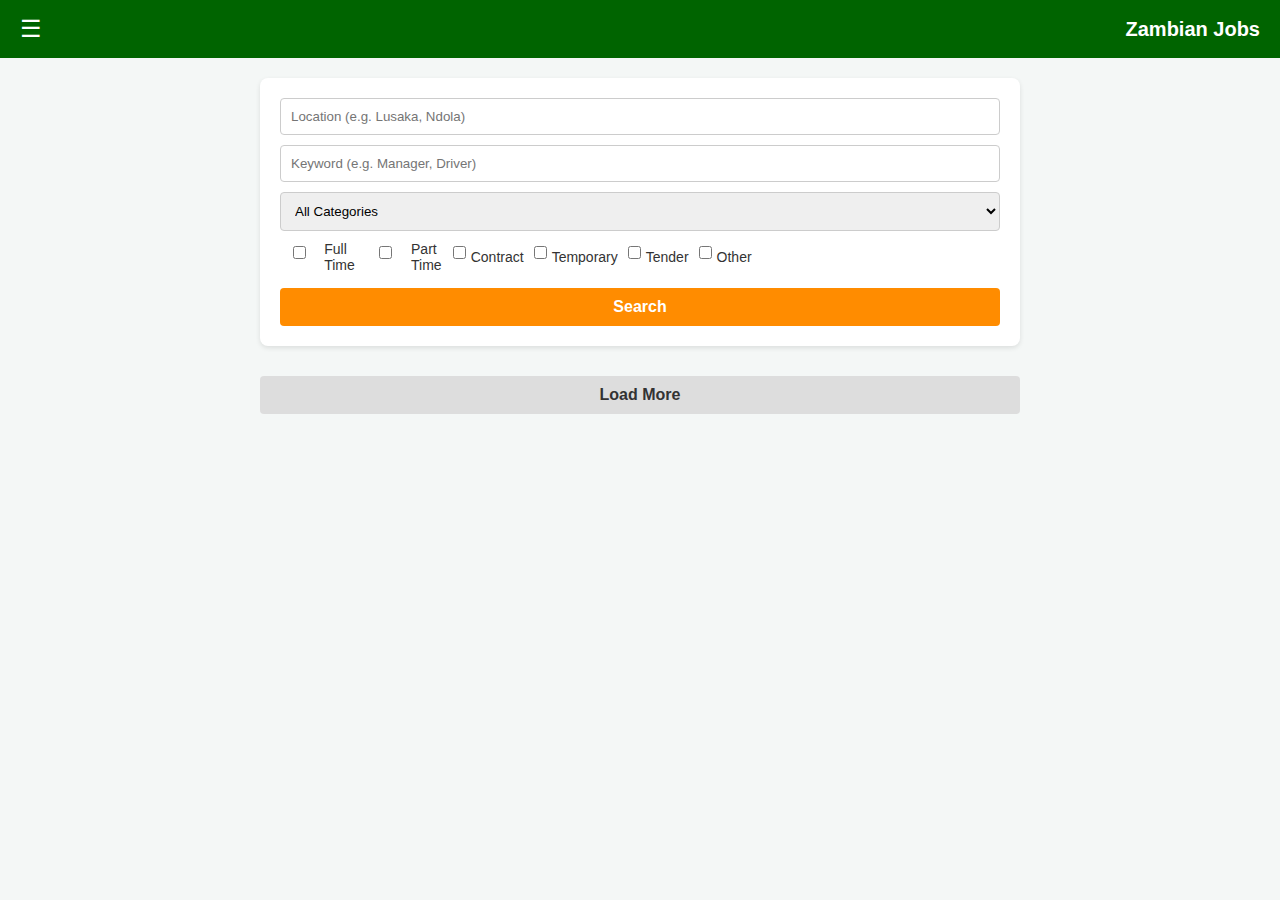
<file: index.html>
<!DOCTYPE html>
<html lang="en">
<head>
    <meta name="description" content="Find the latest jobs in Zambia. Health, Engineering, Finance, Education, and Agriculture jobs. Get professional CVs and Application letters for K20.">
<meta name="keywords" content="Zambia Jobs, Lusaka Jobs, Zambian Careers, Hiring Mines, CV Writing Zambia, Hiring in Zambia">
<meta name="author" content="Malka Media">
    <meta charset="UTF-8">
    <meta name="viewport" content="width=device-width, initial-scale=1.0">
    <title>Zambian Jobs</title>
    <style>
        /* CSS STYLES */
        :root {
            --primary: #006400; /* Zambian Green */
            --secondary: #ff8c00; /* Orange accent */
            --bg-color: #f4f7f6;
            --text-dark: #333;
            --text-light: #666;
            --white: #ffffff;
        }

        * {
            box-sizing: border-box;
            margin: 0;
            padding: 0;
            font-family: 'Segoe UI', Tahoma, Geneva, Verdana, sans-serif;
        }

        body {
            background-color: var(--bg-color);
            color: var(--text-dark);
        }

        /* Header & Navigation */
        header {
            background-color: var(--primary);
            color: var(--white);
            padding: 15px 20px;
            display: flex;
            justify-content: space-between;
            align-items: center;
            position: sticky;
            top: 0;
            z-index: 100;
        }

        .menu-btn {
            font-size: 24px;
            cursor: pointer;
            background: none;
            border: none;
            color: var(--white);
        }

        .logo {
            font-size: 20px;
            font-weight: bold;
        }

        /* Sidebar Overlay */
        .sidebar {
            height: 100%;
            width: 0;
            position: fixed;
            z-index: 200;
            top: 0;
            left: 0;
            background-color: #111;
            overflow-x: hidden;
            transition: 0.3s;
            padding-top: 60px;
        }

        .sidebar a {
            padding: 15px 25px;
            text-decoration: none;
            font-size: 18px;
            color: #818181;
            display: block;
            transition: 0.3s;
        }

        .sidebar a:hover {
            color: #f1f1f1;
        }

        .sidebar .close-btn {
            position: absolute;
            top: 0;
            right: 25px;
            font-size: 36px;
            margin-left: 50px;
        }

        /* Main Container */
        .container {
            padding: 20px;
            max-width: 800px;
            margin: auto;
        }

        /* Page Sections */
        .page {
            display: none;
        }
        .page.active {
            display: block;
        }

        /* Search Section */
        .search-box {
            background: var(--white);
            padding: 20px;
            border-radius: 8px;
            box-shadow: 0 2px 5px rgba(0,0,0,0.1);
            margin-bottom: 20px;
        }

        .search-box input, .search-box select {
            width: 100%;
            padding: 10px;
            margin-bottom: 10px;
            border: 1px solid #ccc;
            border-radius: 4px;
        }

        .job-types {
            display: flex;
            flex-wrap: wrap;
            gap: 10px;
            margin-bottom: 15px;
        }

        .job-types label {
            font-size: 14px;
            display: flex;
            align-items: center;
            gap: 5px;
        }

        .btn {
            background-color: var(--secondary);
            color: var(--white);
            border: none;
            padding: 10px 20px;
            border-radius: 4px;
            cursor: pointer;
            font-weight: bold;
            width: 100%;
            font-size: 16px;
        }

        .btn:hover {
            background-color: #e07b00;
        }

        /* Job Listings */
        .search-status {
            color: var(--primary);
            font-weight: bold;
            margin-bottom: 10px;
        }

        .job-card {
            background: var(--white);
            border-radius: 8px;
            padding: 15px;
            margin-bottom: 15px;
            box-shadow: 0 2px 5px rgba(0,0,0,0.1);
            display: flex;
            justify-content: space-between;
            cursor: pointer;
            transition: 0.2s;
        }

        .job-card:hover {
            transform: translateY(-2px);
            box-shadow: 0 4px 8px rgba(0,0,0,0.15);
        }

        .job-main h3 {
            font-size: 18px;
            color: var(--primary);
            margin-bottom: 5px;
        }

        .job-main p {
            font-size: 14px;
            color: var(--text-light);
        }

        .job-meta {
            text-align: right;
            font-size: 13px;
            display: flex;
            flex-direction: column;
            gap: 4px;
        }

        .job-meta .location { font-weight: bold; }
        .job-meta .type { background: #eee; padding: 2px 5px; border-radius: 3px; display: inline-block;}
        .job-meta .date { color: #999; }

        .load-more {
            background: #ddd;
            color: #333;
            margin-top: 10px;
        }

        /* CV Promo Box */
        .promo-box {
            background-color: #e8f5e9;
            border: 2px dashed var(--primary);
            padding: 15px;
            border-radius: 8px;
            text-align: center;
            margin: 20px 0;
        }
        
        .promo-box h4 { color: var(--primary); margin-bottom: 10px; }
        .promo-links a {
            display: inline-block;
            margin: 5px;
            padding: 8px 15px;
            background: #25D366; /* WhatsApp Green */
            color: white;
            text-decoration: none;
            border-radius: 4px;
            font-weight: bold;
        }
        .promo-links a.email-btn { background: #d44638; }

        /* Forms */
        .form-group { margin-bottom: 15px; }
        .form-group label { display: block; margin-bottom: 5px; font-weight: bold;}
        .form-group input, .form-group textarea { width: 100%; padding: 10px; border: 1px solid #ccc; border-radius: 4px; }
        
        .back-btn { background: #ccc; color: #333; margin-bottom: 15px; display: inline-block; }

    </style>
</head>
<body>

    <header>
        <button class="menu-btn" onclick="toggleSidebar()">☰</button>
        <div class="logo">Zambian Jobs</div>
    </header>

    <div id="mySidebar" class="sidebar">
        <a href="javascript:void(0)" class="close-btn" onclick="toggleSidebar()">×</a>
        <a href="#" onclick="navigate('home')">Home</a>
        <a href="#" onclick="navigate('about')">About Us</a>
        <a href="#" onclick="navigate('contact')">Contact Us</a>
        <a href="#" onclick="navigate('admin')">Admin Post Job</a>
    </div>

    <div class="container">
        
        <div id="home" class="page active">
            <div class="search-box">
                <input type="text" id="s-location" placeholder="Location (e.g. Lusaka, Ndola)">
                <input type="text" id="s-keyword" placeholder="Keyword (e.g. Manager, Driver)">
                <select id="s-category">
                    <option value="">All Categories</option>
                    <option value="Health">Health</option>
                    <option value="Finance">Finance</option>
                    <option value="Education">Education</option>
                    <option value="Agriculture">Agriculture</option>
                    <option value="Engineering">Engineering</option>
                    <option value="Others">Others</option>
                </select>
                
                <div class="job-types">
                    <label><input type="checkbox" class="s-type" value="Full Time"> Full Time</label>
                    <label><input type="checkbox" class="s-type" value="Part Time"> Part Time</label>
                    <label><input type="checkbox" class="s-type" value="Contract"> Contract</label>
                    <label><input type="checkbox" class="s-type" value="Temporary"> Temporary</label>
                    <label><input type="checkbox" class="s-type" value="Tender"> Tender</label>
                    <label><input type="checkbox" class="s-type" value="Other"> Other</label>
                </div>

                <button class="btn" onclick="searchJobs()">Search</button>
            </div>

            <div id="search-status" class="search-status"></div>
            <div id="job-list"></div>
            <button id="load-more-btn" class="btn load-more" onclick="loadMore()">Load More</button>
        </div>

        <div id="job-details" class="page">
            <button class="btn back-btn" onclick="navigate('home')">← Back to Jobs</button>
            <div id="details-content" style="background: white; padding: 20px; border-radius: 8px;">
                </div>
            
            <div class="promo-box">
                <h4>Get a Professional CV & Application Letter at K20 ONLY!</h4>
                <p>Increase your chances of getting hired. Pay K20, send the screenshot to WhatsApp, and receive your professional CV or Letter within 5 minutes!</p>
                <div class="promo-links">
                    <a href="https://wa.me/260760900819?text=Hello,%20I%20have%20paid%20K20%20for%20a%20professional%20CV/Letter." target="_blank">WhatsApp Us (+260760900819)</a>
                    <a href="mailto:malkamedia10@gmail.com" class="email-btn">Email Us</a>
                </div>
            </div>
        </div>

        <div id="about" class="page">
            <h2>About Zambian Jobs</h2><br>
            <div style="background: white; padding: 20px; border-radius: 8px; line-height: 1.6;">
                <p>Welcome to <strong>Zambian Jobs</strong>, the nation's premier professional bridge connecting top-tier talent with industry-leading employers across Zambia. </p><br>
                <p><strong>What We Do</strong><br>
                We understand that finding the right job—or the right candidate—can be challenging. Our platform simplifies this process by providing a clean, accessible, and highly targeted job portal. Whether you are looking for opportunities in Health, Finance, Education, Agriculture, or exploring Tenders and Contracts, we bring the latest verified opportunities directly to your fingertips.</p><br>
                <p>Beyond connecting you with employers, we are dedicated to your career success. We offer rapid, highly professional CV and Application Letter crafting services at an unbeatable rate of K25, ensuring you always put your best foot forward in the competitive job market.</p>
            </div>
        </div>

        <div id="contact" class="page">
            <h2>Contact Us</h2><br>
            
            <div class="promo-box">
                <h4>Need a Professional CV & Letter? (K20 Only)</h4>
                <p>Pay K20 and send the screenshot via WhatsApp to receive your documents in 5 minutes.</p>
                <p><strong>WhatsApp / Call:</strong> +260760900819</p>
                <p><strong>Email:</strong> malkamedia10@gmail.com</p>
            </div>

            <div style="background: white; padding: 20px; border-radius: 8px;">
                <h3>Send us a message</h3><br>
                <div class="form-group">
                    <label>Your Name</label>
                    <input type="text" placeholder="Enter your name">
                </div>
                <div class="form-group">
                    <label>Email / Phone</label>
                    <input type="text" placeholder="Enter contact info">
                </div>
                <div class="form-group">
                    <label>Message</label>
                    <textarea rows="4" placeholder="Write your message here..."></textarea>
                </div>
                <button class="btn" onclick="alert('Message Sent Successfully!')">Send</button>
            </div>
        </div>

        <div id="admin" class="page">
            <div id="admin-login-section">
                <h2>Admin Login</h2><br>
                <div style="background: white; padding: 20px; border-radius: 8px;">
                    <div class="form-group">
                        <label>Email</label>
                        <input type="email" id="admin-email" placeholder="Admin Email">
                    </div>
                    <div class="form-group">
                        <label>Password</label>
                        <input type="password" id="admin-pass" placeholder="Password">
                    </div>
                    <button class="btn" onclick="loginAdmin()">Login</button>
                </div>
            </div>

            <div id="admin-dashboard-section" style="display: none;">
                <h2>Post a New Job</h2><br>
                <div style="background: white; padding: 20px; border-radius: 8px;">
                    <div class="form-group"><label>Job Title</label><input type="text" id="pj-title"></div>
                    <div class="form-group"><label>Company Name</label><input type="text" id="pj-company"></div>
                    <div class="form-group"><label>Location</label><input type="text" id="pj-location"></div>
                    <div class="form-group">
                        <label>Category</label>
                        <select id="pj-category">
                            <option>Health</option><option>Finance</option><option>Education</option><option>Agriculture</option><option>Others</option>
                        </select>
                    </div>
                    <div class="form-group">
                        <label>Type</label>
                        <select id="pj-type">
                            <option>Full Time</option><option>Part Time</option><option>Contract</option><option>Temporary</option><option>Tender</option>
                        </select>
                    </div>
                    <div class="form-group"><label>Description</label><textarea id="pj-desc" rows="4"></textarea></div>
                    <button class="btn" onclick="postJob()">Post Job to Site</button>
                    <button class="btn back-btn" style="margin-top:10px;" onclick="logoutAdmin()">Logout</button>
                </div>
            </div>
        </div>

    </div>

    <script>
        // --- DATA & STATE ---
        // Some mock jobs so the app isn't empty when you first open it.
        const mockJobs = [
            { id: 1, title: "Registered Nurse", company: "Lusaka General Hospital", location: "Lusaka", category: "Health", type: "Full Time", date: "Posted 1 day ago", desc: "Looking for an experienced registered nurse for the night shift." },
            { id: 2, title: "Accountant", company: "Zambia National Bank", location: "Ndola", category: "Finance", type: "Full Time", date: "Posted 2 days ago", desc: "Managing daily accounts and financial reporting." },
            { id: 3, title: "High School Math Teacher", company: "Kabwe Trust School", location: "Kabwe", category: "Education", type: "Contract", date: "Posted 2 days ago", desc: "Teaching Grades 10-12 Mathematics." },
            { id: 4, title: "Farm Manager", company: "AgriCorp Zambia", location: "Mkushi", category: "Agriculture", type: "Full Time", date: "Posted 3 days ago", desc: "Overseeing 500 hectares of maize production." },
            { id: 5, title: "IT Support Specialist", company: "TechZambia", location: "Lusaka", category: "Others", type: "Part Time", date: "Posted 4 days ago", desc: "Providing hardware and software support to clients." },
            { id: 6, title: "Data Entry Clerk", company: "Finance Solutions", location: "Kitwe", category: "Finance", type: "Temporary", date: "Posted 4 days ago", desc: "Temporary data entry for Q1 records." },
            { id: 7, title: "Supply of Computers", company: "Ministry of Education", location: "Lusaka", category: "Education", type: "Tender", date: "Posted 5 days ago", desc: "Tender for the supply of 50 desktop computers." },
            { id: 8, title: "Clinical Officer", company: "Rural Health Clinic", location: "Livingstone", category: "Health", type: "Contract", date: "Posted 5 days ago", desc: "Running daily outpatient clinic." },
            { id: 9, title: "Security Guard", company: "SafeZambia", location: "Lusaka", category: "Others", type: "Full Time", date: "Posted 6 days ago", desc: "Nighttime security for office complex." },
            { id: 10, title: "Agronomist", company: "SeedCo", location: "Choma", category: "Agriculture", type: "Full Time", date: "Posted 1 week ago", desc: "Advising farmers on seed varieties." }
        ];

        let allJobs = [];
        let filteredJobs = [];
        let displayedCount = 8;

        // --- INITIALIZATION ---
        window.onload = function() {
            // Load custom jobs from LocalStorage (Simulating a Database)
            let savedJobs = JSON.parse(localStorage.getItem('zambian_jobs_data')) || [];
            allJobs = [...savedJobs, ...mockJobs]; // Combine user posted jobs with mock ones
            filteredJobs = allJobs;
            renderJobs();
        };

        // --- NAVIGATION ---
        function toggleSidebar() {
            let sidebar = document.getElementById("mySidebar");
            sidebar.style.width = sidebar.style.width === "250px" ? "0" : "250px";
        }

        function navigate(pageId) {
            document.querySelectorAll('.page').forEach(page => page.classList.remove('active'));
            document.getElementById(pageId).classList.add('active');
            toggleSidebar(); // Close menu after clicking
            
            if(pageId === 'home') {
                document.getElementById('search-status').innerHTML = '';
                filteredJobs = allJobs;
                displayedCount = 8;
                renderJobs();
            }
        }

        // --- JOB RENDERING ---
        function renderJobs() {
            let html = '';
            let jobsToShow = filteredJobs.slice(0, displayedCount);

            jobsToShow.forEach(job => {
                html += `
                <div class="job-card" onclick="viewJob(${job.id})">
                    <div class="job-main">
                        <h3>${job.title}</h3>
                        <p>${job.company}</p>
                    </div>
                    <div class="job-meta">
                        <span class="location">${job.location}</span>
                        <span class="type">${job.type}</span>
                        <span class="date">${job.date}</span>
                    </div>
                </div>
                `;
            });

            document.getElementById('job-list').innerHTML = html;

            // Handle Load More Button
            let loadBtn = document.getElementById('load-more-btn');
            if (filteredJobs.length > displayedCount) {
                loadBtn.style.display = 'block';
            } else {
                loadBtn.style.display = 'none';
            }
        }

        function loadMore() {
            displayedCount += 8;
            renderJobs();
        }

        // --- SEARCH LOGIC ---
        function searchJobs() {
            let loc = document.getElementById('s-location').value.toLowerCase();
            let key = document.getElementById('s-keyword').value.toLowerCase();
            let cat = document.getElementById('s-category').value;
            
            // Get checked types
            let checkedTypes = Array.from(document.querySelectorAll('.s-type:checked')).map(cb => cb.value);

            filteredJobs = allJobs.filter(job => {
                let matchLoc = job.location.toLowerCase().includes(loc);
                let matchKey = job.title.toLowerCase().includes(key) || job.desc.toLowerCase().includes(key);
                let matchCat = cat === "" || job.category === cat;
                let matchType = checkedTypes.length === 0 || checkedTypes.includes(job.type);

                return matchLoc && matchKey && matchCat && matchType;
            });

            displayedCount = 8;
            renderJobs();

            let statusBox = document.getElementById('search-status');
            statusBox.innerHTML = `Search completed successfully. Found ${filteredJobs.length} matching job(s).`;
        }

        // --- VIEW JOB DETAILS ---
        function viewJob(id) {
            let job = allJobs.find(j => j.id === id);
            if(!job) return;

            let detailsHtml = `
                <h2 style="color:var(--primary);">${job.title}</h2>
                <h4 style="color:var(--text-light); margin-bottom:15px;">${job.company}</h4>
                <p><strong>Location:</strong> ${job.location}</p>
                <p><strong>Job Type:</strong> ${job.type}</p>
                <p><strong>Category:</strong> ${job.category}</p>
                <p><strong>Date:</strong> ${job.date}</p>
                <hr style="margin: 15px 0;">
                <h3>Job Description</h3><br>
                <p style="line-height:1.6;">${job.desc}</p>
            `;

            document.getElementById('details-content').innerHTML = detailsHtml;
            
            // Switch view without opening sidebar
            document.querySelectorAll('.page').forEach(page => page.classList.remove('active'));
            document.getElementById('job-details').classList.add('active');
        }

        // --- ADMIN SYSTEM ---
        function loginAdmin() {
            let email = document.getElementById('admin-email').value;
            let pass = document.getElementById('admin-pass').value;

            if (email === 'malkamedia10@gmail.com' && pass === '**********Mk2') {
                document.getElementById('admin-login-section').style.display = 'none';
                document.getElementById('admin-dashboard-section').style.display = 'block';
            } else {
                alert('Invalid Credentials!');
            }
        }

        function logoutAdmin() {
            document.getElementById('admin-email').value = '';
            document.getElementById('admin-pass').value = '';
            document.getElementById('admin-login-section').style.display = 'block';
            document.getElementById('admin-dashboard-section').style.display = 'none';
        }

        function postJob() {
            let title = document.getElementById('pj-title').value;
            let company = document.getElementById('pj-company').value;
            let location = document.getElementById('pj-location').value;
            let category = document.getElementById('pj-category').value;
            let type = document.getElementById('pj-type').value;
            let desc = document.getElementById('pj-desc').value;

            if(!title || !company || !location || !desc) {
                alert("Please fill all fields.");
                return;
            }

            let newJob = {
                id: Date.now(), // Unique ID
                title: title,
                company: company,
                location: location,
                category: category,
                type: type,
                date: "Posted just now",
                desc: desc
            };

            // Get existing saved jobs from local storage, add new one, save back
            let savedJobs = JSON.parse(localStorage.getItem('zambian_jobs_data')) || [];
            savedJobs.unshift(newJob); // Add to beginning
            localStorage.setItem('zambian_jobs_data', JSON.stringify(savedJobs));

            // Update live arrays
            allJobs.unshift(newJob);
            
            alert("Job Posted Successfully!");
            
            // Clear form
            document.getElementById('pj-title').value = '';
            document.getElementById('pj-company').value = '';
            document.getElementById('pj-location').value = '';
            document.getElementById('pj-desc').value = '';

            // Send back to home to see the job
            navigate('home');
        }
        <!-- Default Statcounter code for Zambian Jobs
https://malamakabanda1-byte.github.io/job-search-zambia/ -->
<script type="text/javascript">
var sc_project=13208324; 
var sc_invisible=1; 
var sc_security="27f8c980"; 
</script>
<script type="text/javascript"
src="https://www.statcounter.com/counter/counter.js" async></script>
<noscript><div class="statcounter"><a title="Web Analytics"
href="https://statcounter.com/" target="_blank"><img class="statcounter"
src="https://c.statcounter.com/13208324/0/27f8c980/1/" alt="Web Analytics"
referrerPolicy="no-referrer-when-downgrade"></a></div></noscript>
<!-- End of Statcounter Code -->

    </script>
</body>
</html>
</file>
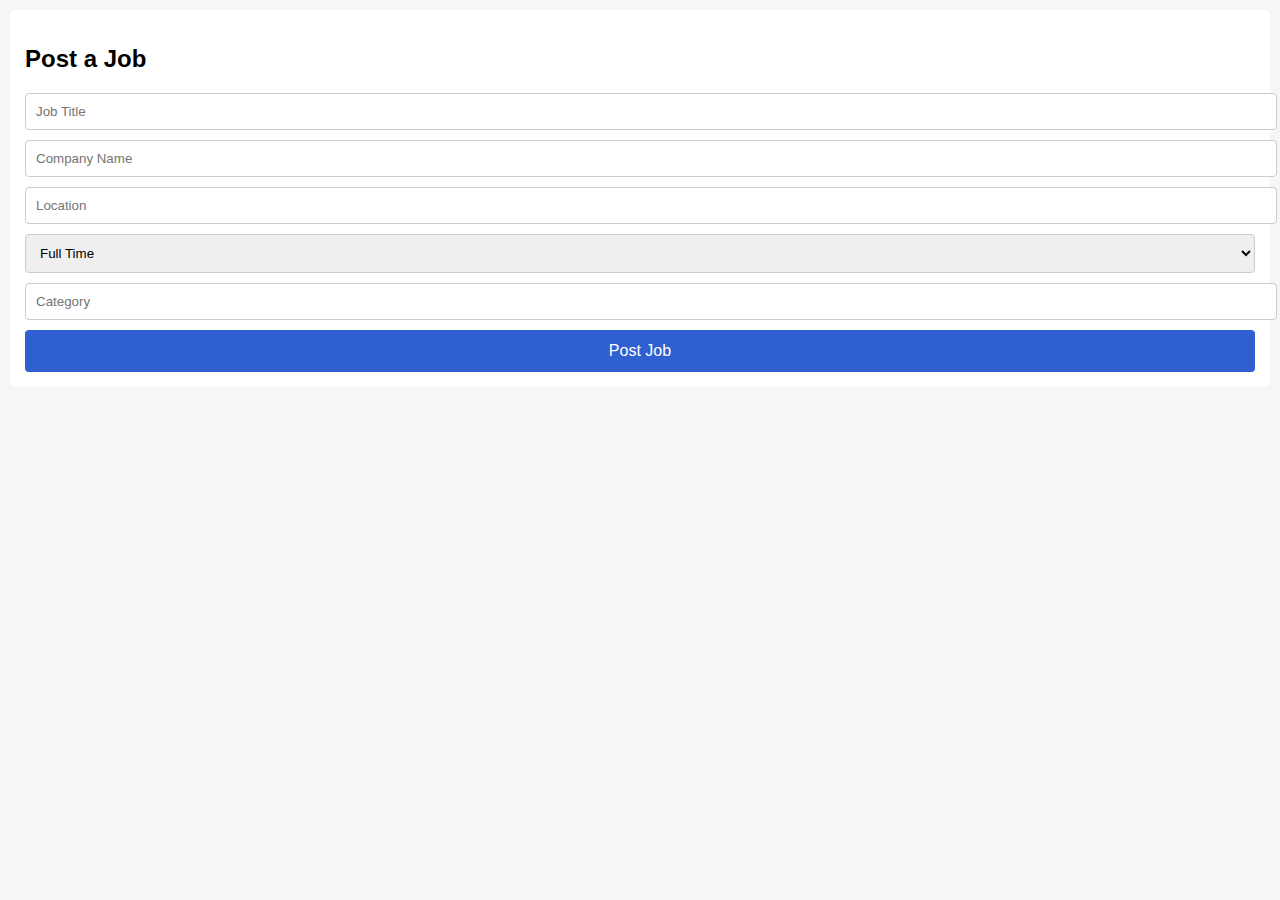
<file: admin.html>
<!DOCTYPE html>
<html>
<head>
  <title>Admin - Post Job</title>
  <link rel="stylesheet" href="style.css">
</head>
<body>

  <section class="search-box">
    <h2>Post a Job</h2>
    <input id="title" placeholder="Job Title">
    <input id="company" placeholder="Company Name">
    <input id="location" placeholder="Location">
    <select id="type">
      <option>Full Time</option>
      <option>Part Time</option>
      <option>Internship</option>
      <option>Contract</option>
      <option>Temporary</option>
      <option>Volunteer</option>
    </select>
    <input id="category" placeholder="Category">
    <button onclick="addJob()">Post Job</button>
  </section>

  <script src="admin.js"></script>
</body>
</html>
</file>
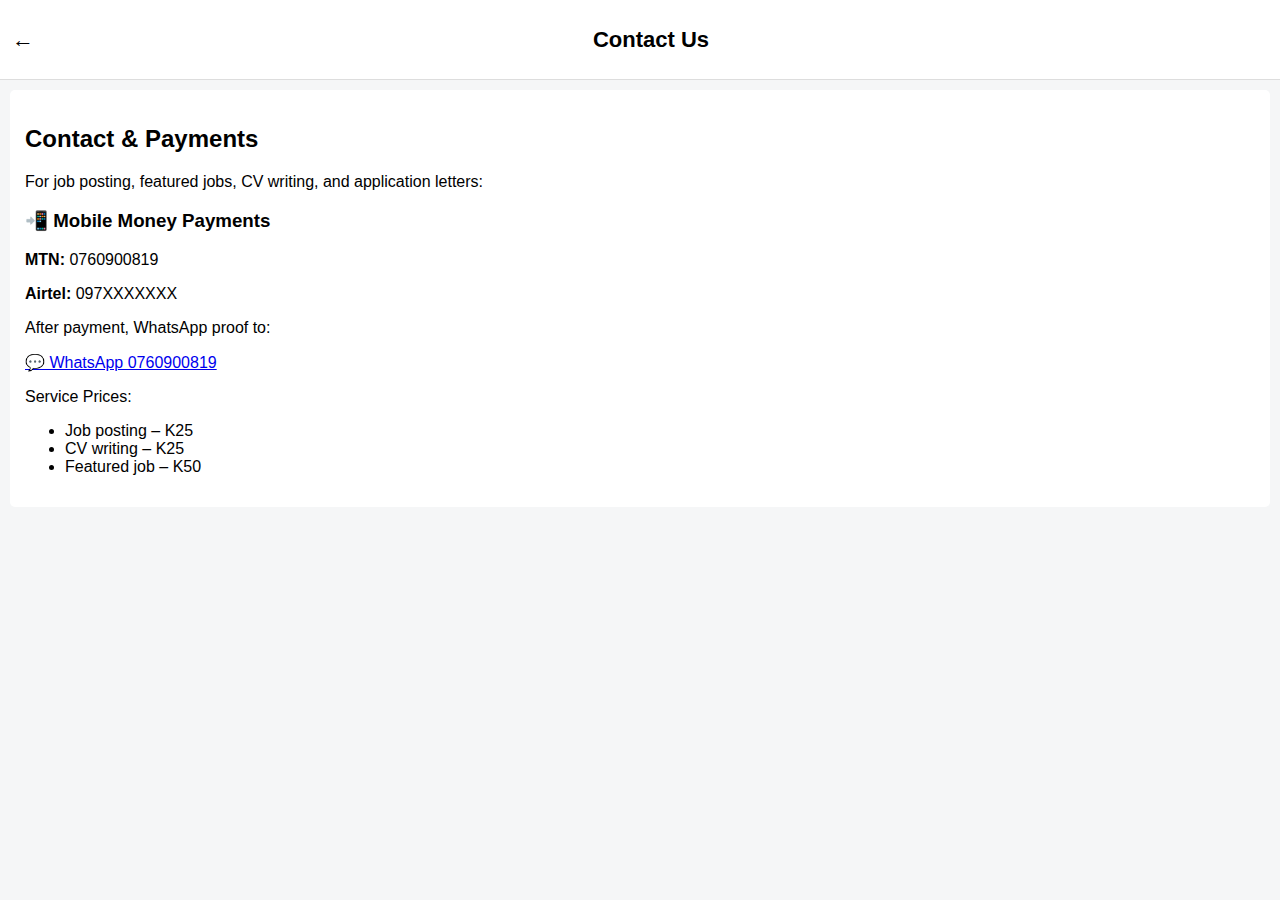
<file: contact.html>
<!DOCTYPE html>
<html lang="en">
<head>
  <meta charset="UTF-8">
  <meta name="viewport" content="width=device-width, initial-scale=1.0">
  <title>Contact Us - Job Search Zambia</title>
  <link rel="stylesheet" href="style.css">
</head>
<body>

<header class="header">
  <div class="menu" onclick="window.location.href='index.html'">←</div>
  <h1>Contact Us</h1>
  <div></div>
</header>

<section class="search-box">
 <h2>Contact & Payments</h2>

<p>For job posting, featured jobs, CV writing, and application letters:</p>

<h3>📲 Mobile Money Payments</h3>

<p><strong>MTN:</strong> 0760900819</p>
<p><strong>Airtel:</strong> 097XXXXXXX</p>

<p>After payment, WhatsApp proof to:</p>
<a href="https://wa.me/260760900819">💬 WhatsApp 0760900819</a>

<p>Service Prices:</p>
<ul>
  <li>Job posting – K25</li>
  <li>CV writing – K25</li>
  <li>Featured job – K50</li>
</ul>

</body>
</html>
</file>
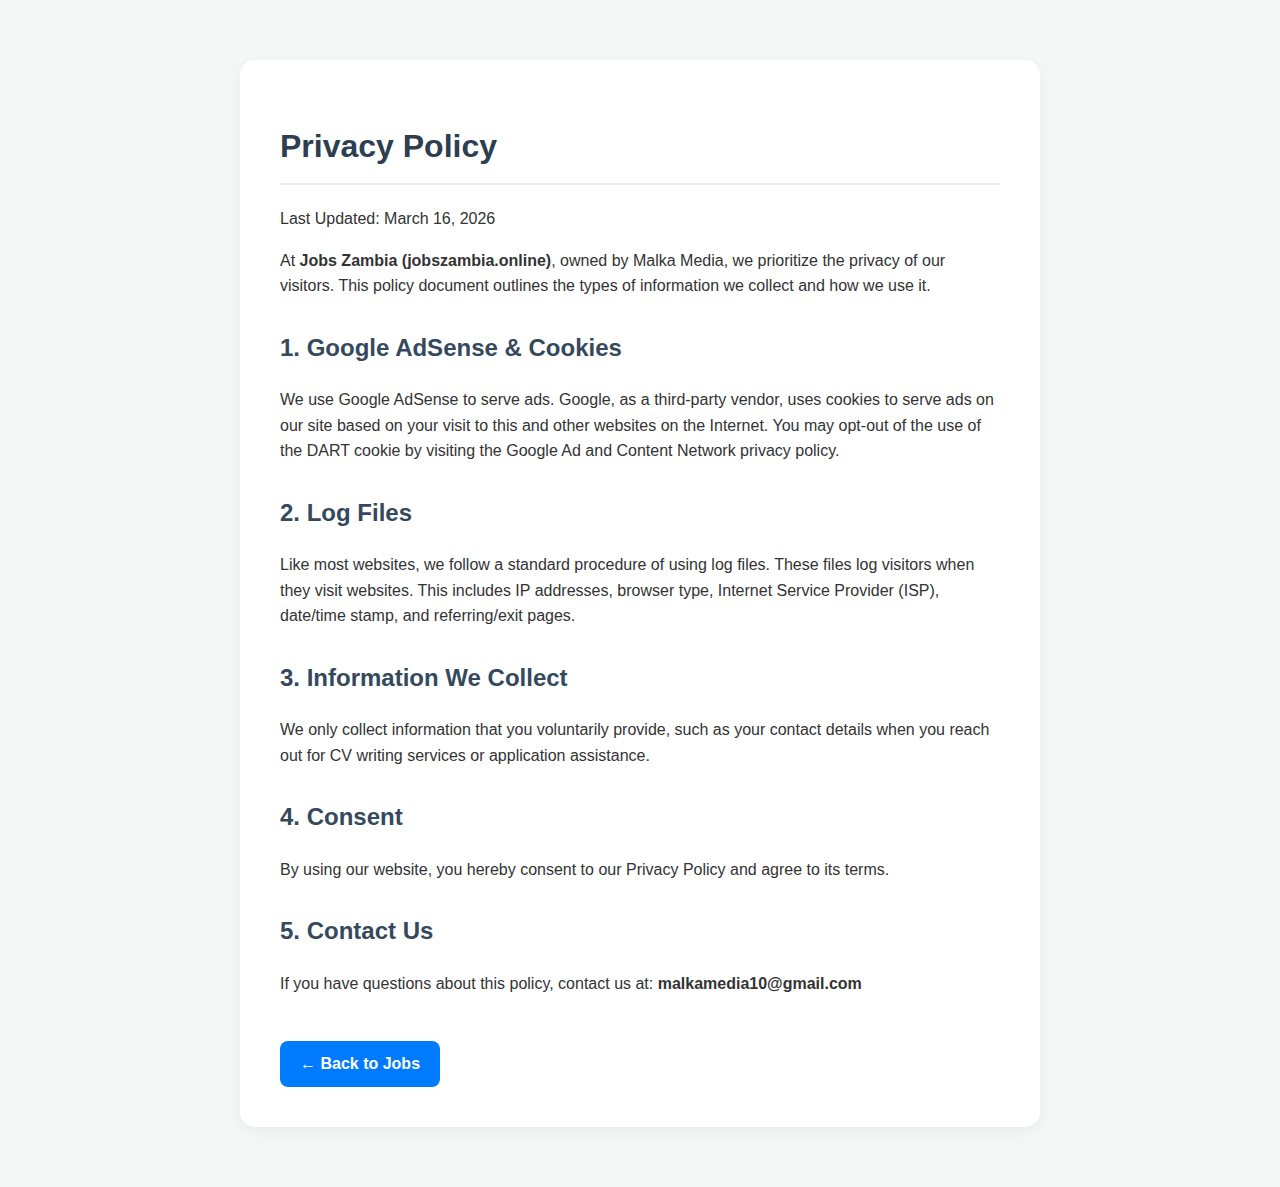
<file: privacy-policy.html>
<!DOCTYPE html>
<html lang="en">
<head>
    <meta charset="UTF-8">
    <meta name="viewport" content="width=device-width, initial-scale=1.0">
    <title>Privacy Policy - Jobs Zambia</title>
    <style>
        body { font-family: 'Segoe UI', sans-serif; line-height: 1.6; color: #333; max-width: 800px; margin: 40px auto; padding: 20px; background: #f4f7f6; }
        .container { background: white; padding: 40px; border-radius: 15px; box-shadow: 0 4px 15px rgba(0,0,0,0.05); }
        h1 { color: #2c3e50; border-bottom: 2px solid #eee; padding-bottom: 10px; }
        h2 { color: #34495e; margin-top: 30px; }
        p { margin-bottom: 15px; }
        .back-btn { display: inline-block; margin-top: 30px; padding: 10px 20px; background: #007bff; color: white; text-decoration: none; border-radius: 8px; font-weight: bold; }
    </style>
</head>
<body>
    <div class="container">
        <h1>Privacy Policy</h1>
        <p>Last Updated: March 16, 2026</p>
        
        <p>At <strong>Jobs Zambia (jobszambia.online)</strong>, owned by Malka Media, we prioritize the privacy of our visitors. This policy document outlines the types of information we collect and how we use it.</p>

        <h2>1. Google AdSense & Cookies</h2>
        <p>We use Google AdSense to serve ads. Google, as a third-party vendor, uses cookies to serve ads on our site based on your visit to this and other websites on the Internet. You may opt-out of the use of the DART cookie by visiting the Google Ad and Content Network privacy policy.</p>

        <h2>2. Log Files</h2>
        <p>Like most websites, we follow a standard procedure of using log files. These files log visitors when they visit websites. This includes IP addresses, browser type, Internet Service Provider (ISP), date/time stamp, and referring/exit pages.</p>

        <h2>3. Information We Collect</h2>
        <p>We only collect information that you voluntarily provide, such as your contact details when you reach out for CV writing services or application assistance.</p>

        <h2>4. Consent</h2>
        <p>By using our website, you hereby consent to our Privacy Policy and agree to its terms.</p>

        <h2>5. Contact Us</h2>
        <p>If you have questions about this policy, contact us at: <strong>malkamedia10@gmail.com</strong></p>

        <a href="index.html" class="back-btn">← Back to Jobs</a>
    </div>
</body>
</html>
</file>
<file: style.css>
body {
  font-family: Arial, sans-serif;
  margin: 0;
  background: #f5f6f7;
}

.header {
  display: flex;
  justify-content: space-between;
  align-items: center;
  padding: 12px;
  background: white;
  border-bottom: 1px solid #ddd;
}

.header h1 {
  font-size: 22px;
}

.menu, .search-icon {
  font-size: 22px;
  cursor: pointer;
}

.search-box {
  background: white;
  padding: 15px;
  margin: 10px;
  border-radius: 5px;
}

.search-box input,
.search-box select {
  width: 100%;
  padding: 10px;
  margin-bottom: 10px;
  border: 1px solid #ccc;
  border-radius: 4px;
}

.remote {
  display: block;
  margin-bottom: 10px;
}

.search-box button {
  width: 100%;
  padding: 12px;
  background: #2f5fd0;
  color: white;
  border: none;
  border-radius: 4px;
  font-size: 16px;
  cursor: pointer;
}

.job-types {
  display: grid;
  grid-template-columns: 1fr 1fr;
  gap: 8px;
  background: white;
  padding: 12px;
  margin: 10px;
  border-radius: 5px;
}

.job-types label {
  font-size: 14px;
}

#resultCount {
  margin: 10px;
  font-size: 14px;
}

#jobs {
  margin: 10px;
}

.job-card {
  background: white;
  padding: 12px;
  margin-bottom: 10px;
  border-radius: 5px;
  border-left: 5px solid #2f5fd0;
}

.job-card h3 {
  margin: 0 0 5px;
}

.job-meta {
  font-size: 13px;
  color: #666;
}
@media (max-width: 600px) {
  .header h1 {
    font-size: 18px;
  }

  .job-types {
    grid-template-columns: 1fr 1fr;
  }

  .search-box input,
  .search-box select,
  .search-box button {
    font-size: 15px;
  }
}
</file>
